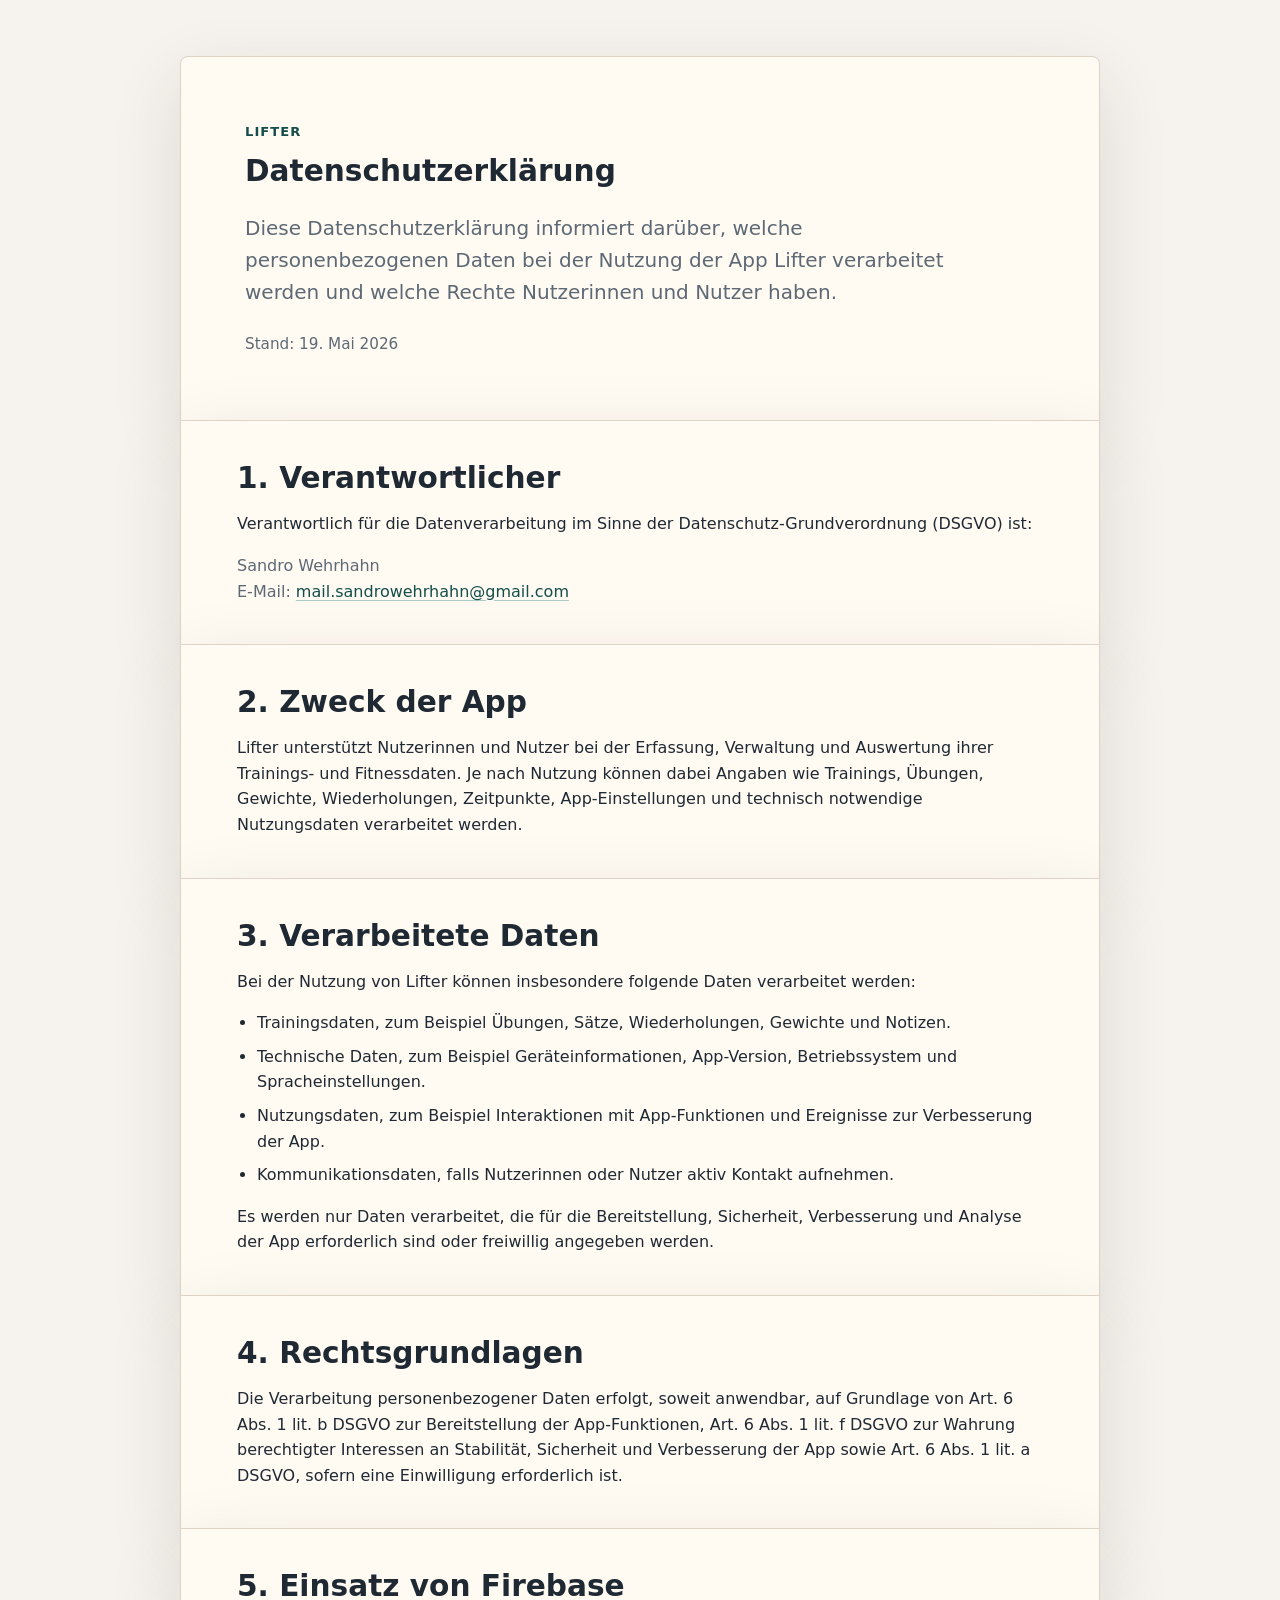
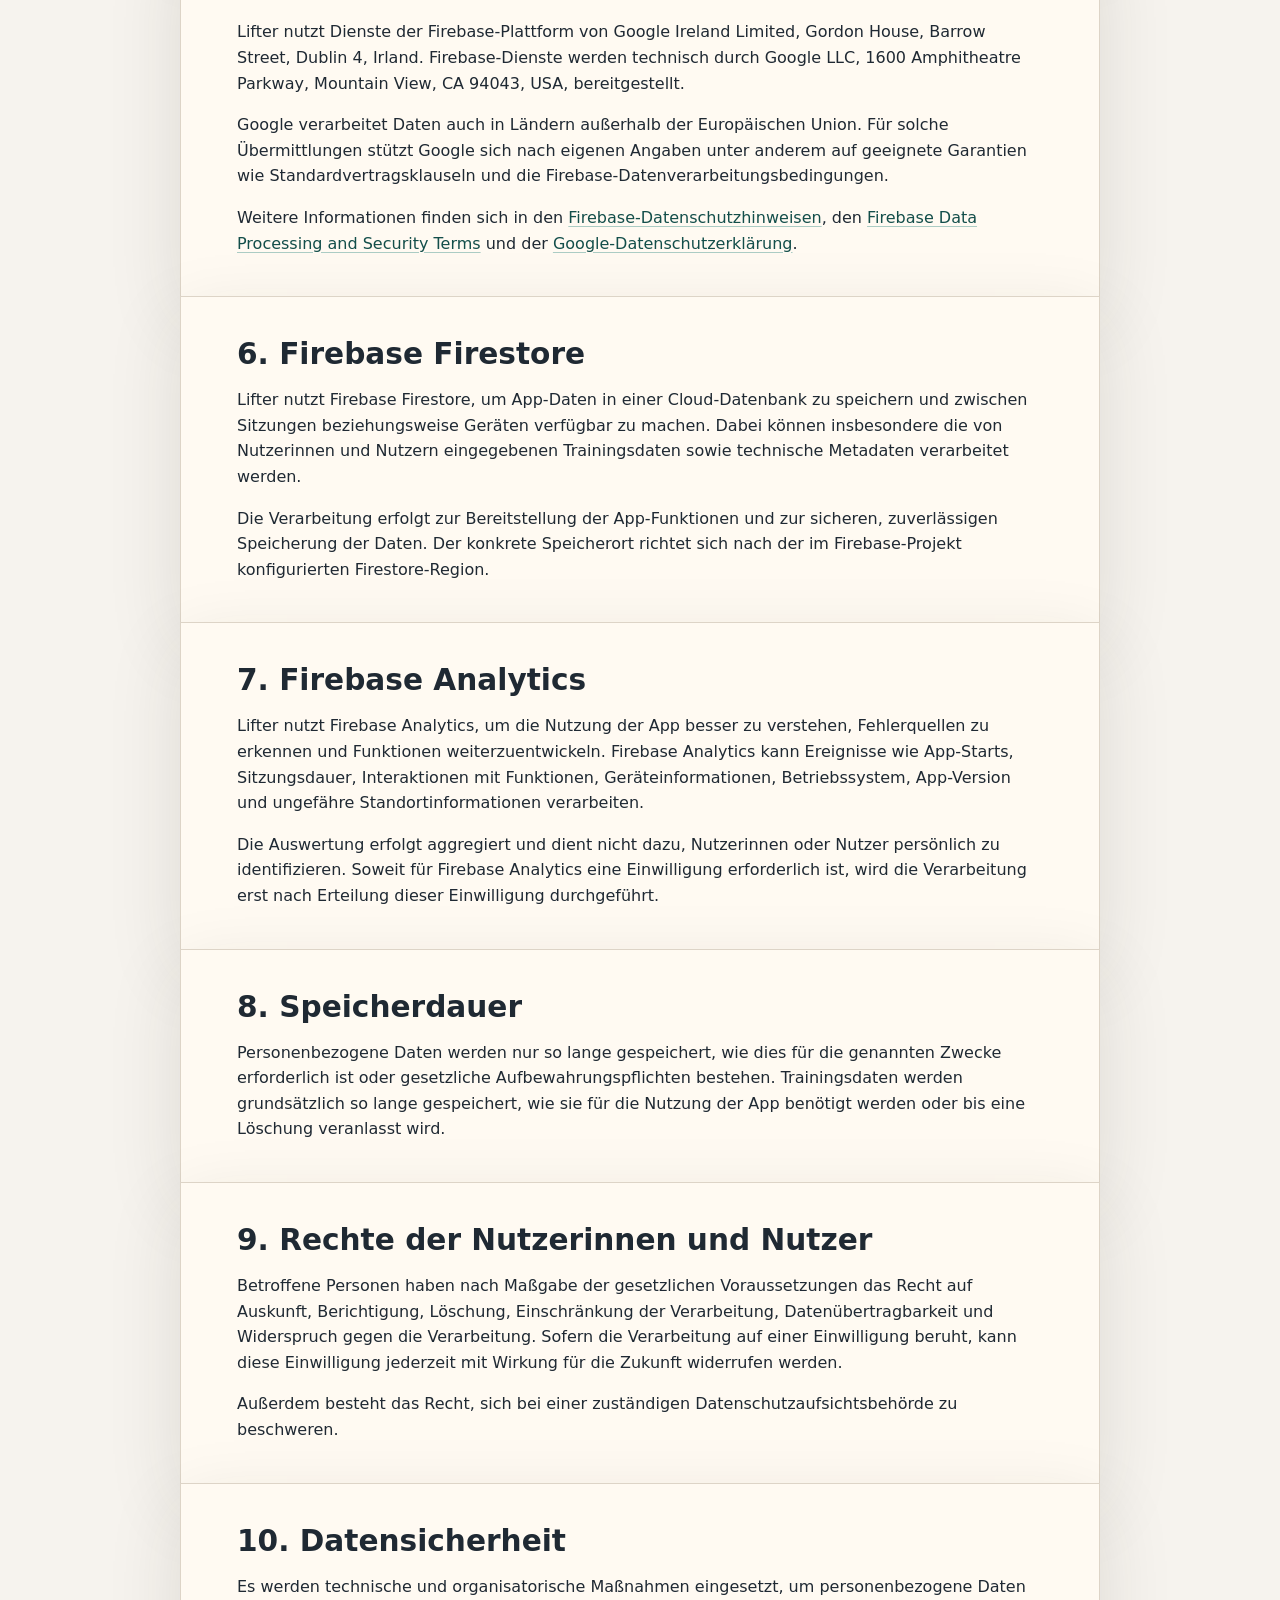
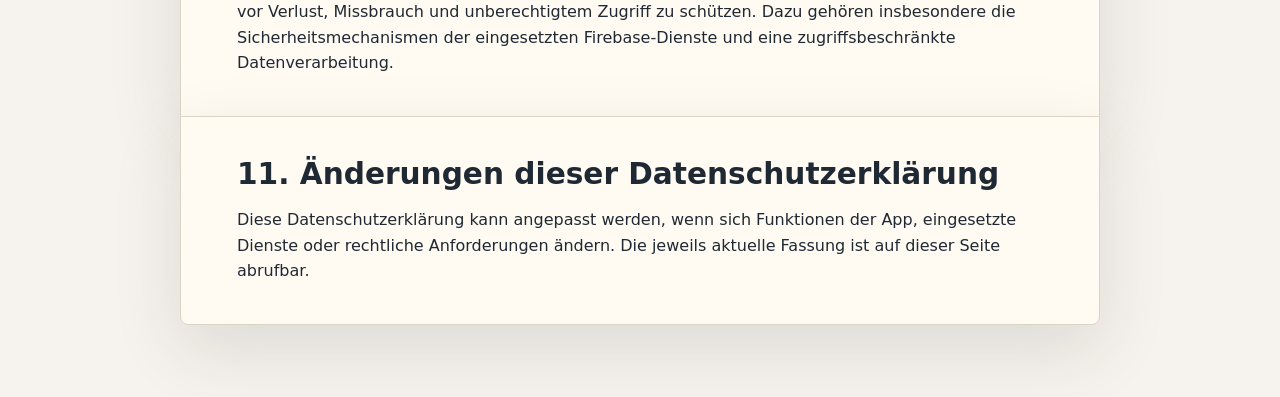
<file: index.html>
<!doctype html>
<html lang="de">
  <head>
    <meta charset="utf-8">
    <meta name="viewport" content="width=device-width, initial-scale=1">
    <meta name="robots" content="index,follow">
    <title>Datenschutzerklärung | Lifter</title>
    <meta
      name="description"
      content="Datenschutzerklärung der App Lifter mit Informationen zu Firebase Firestore und Firebase Analytics."
    >
    <link rel="stylesheet" href="styles.css">
  </head>
  <body>
    <main class="page-shell">
      <header class="hero">
        <p class="eyebrow">Lifter</p>
        <h2>Datenschutzerklärung</h2>
        <p class="intro">
          Diese Datenschutzerklärung informiert darüber, welche personenbezogenen Daten bei der
          Nutzung der App Lifter verarbeitet werden und welche Rechte Nutzerinnen und Nutzer haben.
        </p>
        <p class="updated">Stand: 19. Mai 2026</p>
      </header>

      <section aria-labelledby="controller">
        <h2 id="controller">1. Verantwortlicher</h2>
        <p>
          Verantwortlich für die Datenverarbeitung im Sinne der Datenschutz-Grundverordnung
          (DSGVO) ist:
        </p>
        <address>
          Sandro Wehrhahn<br>
          E-Mail: <a href="mailto:mail.sandrowehrhahn@gmail.com">mail.sandrowehrhahn@gmail.com</a>
        </address>
      </section>

      <section aria-labelledby="purpose">
        <h2 id="purpose">2. Zweck der App</h2>
        <p>
          Lifter unterstützt Nutzerinnen und Nutzer bei der Erfassung, Verwaltung und Auswertung
          ihrer Trainings- und Fitnessdaten. Je nach Nutzung können dabei Angaben wie Trainings,
          Übungen, Gewichte, Wiederholungen, Zeitpunkte, App-Einstellungen und technisch notwendige
          Nutzungsdaten verarbeitet werden.
        </p>
      </section>

      <section aria-labelledby="processed-data">
        <h2 id="processed-data">3. Verarbeitete Daten</h2>
        <p>Bei der Nutzung von Lifter können insbesondere folgende Daten verarbeitet werden:</p>
        <ul>
          <li>Trainingsdaten, zum Beispiel Übungen, Sätze, Wiederholungen, Gewichte und Notizen.</li>
          <li>Technische Daten, zum Beispiel Geräteinformationen, App-Version, Betriebssystem und Spracheinstellungen.</li>
          <li>Nutzungsdaten, zum Beispiel Interaktionen mit App-Funktionen und Ereignisse zur Verbesserung der App.</li>
          <li>Kommunikationsdaten, falls Nutzerinnen oder Nutzer aktiv Kontakt aufnehmen.</li>
        </ul>
        <p>
          Es werden nur Daten verarbeitet, die für die Bereitstellung, Sicherheit, Verbesserung und
          Analyse der App erforderlich sind oder freiwillig angegeben werden.
        </p>
      </section>

      <section aria-labelledby="legal-basis">
        <h2 id="legal-basis">4. Rechtsgrundlagen</h2>
        <p>
          Die Verarbeitung personenbezogener Daten erfolgt, soweit anwendbar, auf Grundlage von
          Art. 6 Abs. 1 lit. b DSGVO zur Bereitstellung der App-Funktionen, Art. 6 Abs. 1 lit. f
          DSGVO zur Wahrung berechtigter Interessen an Stabilität, Sicherheit und Verbesserung der
          App sowie Art. 6 Abs. 1 lit. a DSGVO, sofern eine Einwilligung erforderlich ist.
        </p>
      </section>

      <section aria-labelledby="firebase">
        <h2 id="firebase">5. Einsatz von Firebase</h2>
        <p>
          Lifter nutzt Dienste der Firebase-Plattform von Google Ireland Limited, Gordon House,
          Barrow Street, Dublin 4, Irland. Firebase-Dienste werden technisch durch Google LLC,
          1600 Amphitheatre Parkway, Mountain View, CA 94043, USA, bereitgestellt.
        </p>
        <p>
          Google verarbeitet Daten auch in Ländern außerhalb der Europäischen Union. Für solche
          Übermittlungen stützt Google sich nach eigenen Angaben unter anderem auf geeignete
          Garantien wie Standardvertragsklauseln und die Firebase-Datenverarbeitungsbedingungen.
        </p>
        <p>
          Weitere Informationen finden sich in den
          <a href="https://firebase.google.com/support/privacy" rel="noreferrer">Firebase-Datenschutzhinweisen</a>,
          den
          <a href="https://firebase.google.com/terms/data-processing-terms/" rel="noreferrer">Firebase Data Processing and Security Terms</a>
          und der
          <a href="https://policies.google.com/privacy" rel="noreferrer">Google-Datenschutzerklärung</a>.
        </p>
      </section>

      <section aria-labelledby="firestore">
        <h2 id="firestore">6. Firebase Firestore</h2>
        <p>
          Lifter nutzt Firebase Firestore, um App-Daten in einer Cloud-Datenbank zu speichern und
          zwischen Sitzungen beziehungsweise Geräten verfügbar zu machen. Dabei können insbesondere
          die von Nutzerinnen und Nutzern eingegebenen Trainingsdaten sowie technische Metadaten
          verarbeitet werden.
        </p>
        <p>
          Die Verarbeitung erfolgt zur Bereitstellung der App-Funktionen und zur sicheren,
          zuverlässigen Speicherung der Daten. Der konkrete Speicherort richtet sich nach der im
          Firebase-Projekt konfigurierten Firestore-Region.
        </p>
      </section>

      <section aria-labelledby="analytics">
        <h2 id="analytics">7. Firebase Analytics</h2>
        <p>
          Lifter nutzt Firebase Analytics, um die Nutzung der App besser zu verstehen, Fehlerquellen
          zu erkennen und Funktionen weiterzuentwickeln. Firebase Analytics kann Ereignisse wie
          App-Starts, Sitzungsdauer, Interaktionen mit Funktionen, Geräteinformationen,
          Betriebssystem, App-Version und ungefähre Standortinformationen verarbeiten.
        </p>
        <p>
          Die Auswertung erfolgt aggregiert und dient nicht dazu, Nutzerinnen oder Nutzer persönlich
          zu identifizieren. Soweit für Firebase Analytics eine Einwilligung erforderlich ist, wird
          die Verarbeitung erst nach Erteilung dieser Einwilligung durchgeführt.
        </p>
      </section>

      <section aria-labelledby="retention">
        <h2 id="retention">8. Speicherdauer</h2>
        <p>
          Personenbezogene Daten werden nur so lange gespeichert, wie dies für die genannten Zwecke
          erforderlich ist oder gesetzliche Aufbewahrungspflichten bestehen. Trainingsdaten werden
          grundsätzlich so lange gespeichert, wie sie für die Nutzung der App benötigt werden oder
          bis eine Löschung veranlasst wird.
        </p>
      </section>

      <section aria-labelledby="rights">
        <h2 id="rights">9. Rechte der Nutzerinnen und Nutzer</h2>
        <p>
          Betroffene Personen haben nach Maßgabe der gesetzlichen Voraussetzungen das Recht auf
          Auskunft, Berichtigung, Löschung, Einschränkung der Verarbeitung, Datenübertragbarkeit
          und Widerspruch gegen die Verarbeitung. Sofern die Verarbeitung auf einer Einwilligung
          beruht, kann diese Einwilligung jederzeit mit Wirkung für die Zukunft widerrufen werden.
        </p>
        <p>
          Außerdem besteht das Recht, sich bei einer zuständigen Datenschutzaufsichtsbehörde zu
          beschweren.
        </p>
      </section>

      <section aria-labelledby="security">
        <h2 id="security">10. Datensicherheit</h2>
        <p>
          Es werden technische und organisatorische Maßnahmen eingesetzt, um personenbezogene Daten
          vor Verlust, Missbrauch und unberechtigtem Zugriff zu schützen. Dazu gehören insbesondere
          die Sicherheitsmechanismen der eingesetzten Firebase-Dienste und eine zugriffsbeschränkte
          Datenverarbeitung.
        </p>
      </section>

      <section aria-labelledby="changes">
        <h2 id="changes">11. Änderungen dieser Datenschutzerklärung</h2>
        <p>
          Diese Datenschutzerklärung kann angepasst werden, wenn sich Funktionen der App,
          eingesetzte Dienste oder rechtliche Anforderungen ändern. Die jeweils aktuelle Fassung ist
          auf dieser Seite abrufbar.
        </p>
      </section>
    </main>
  </body>
</html>
</file>
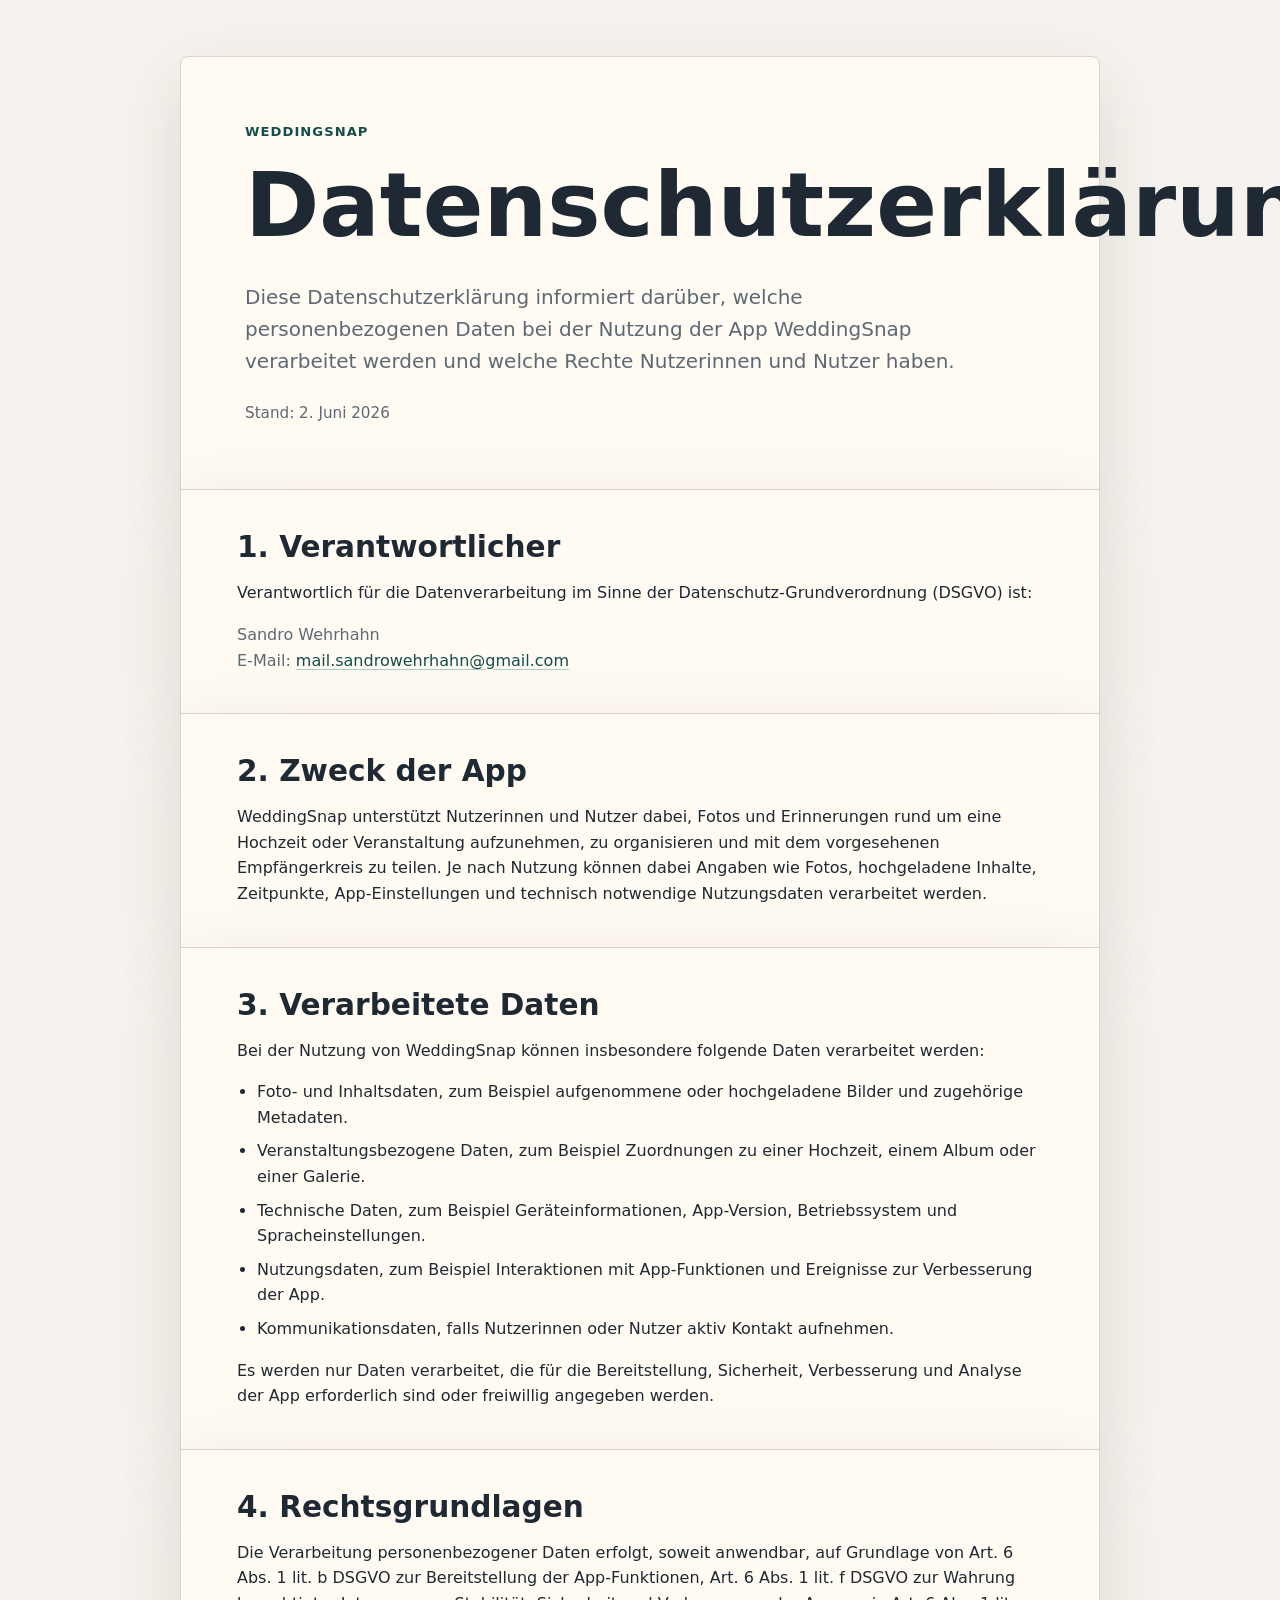
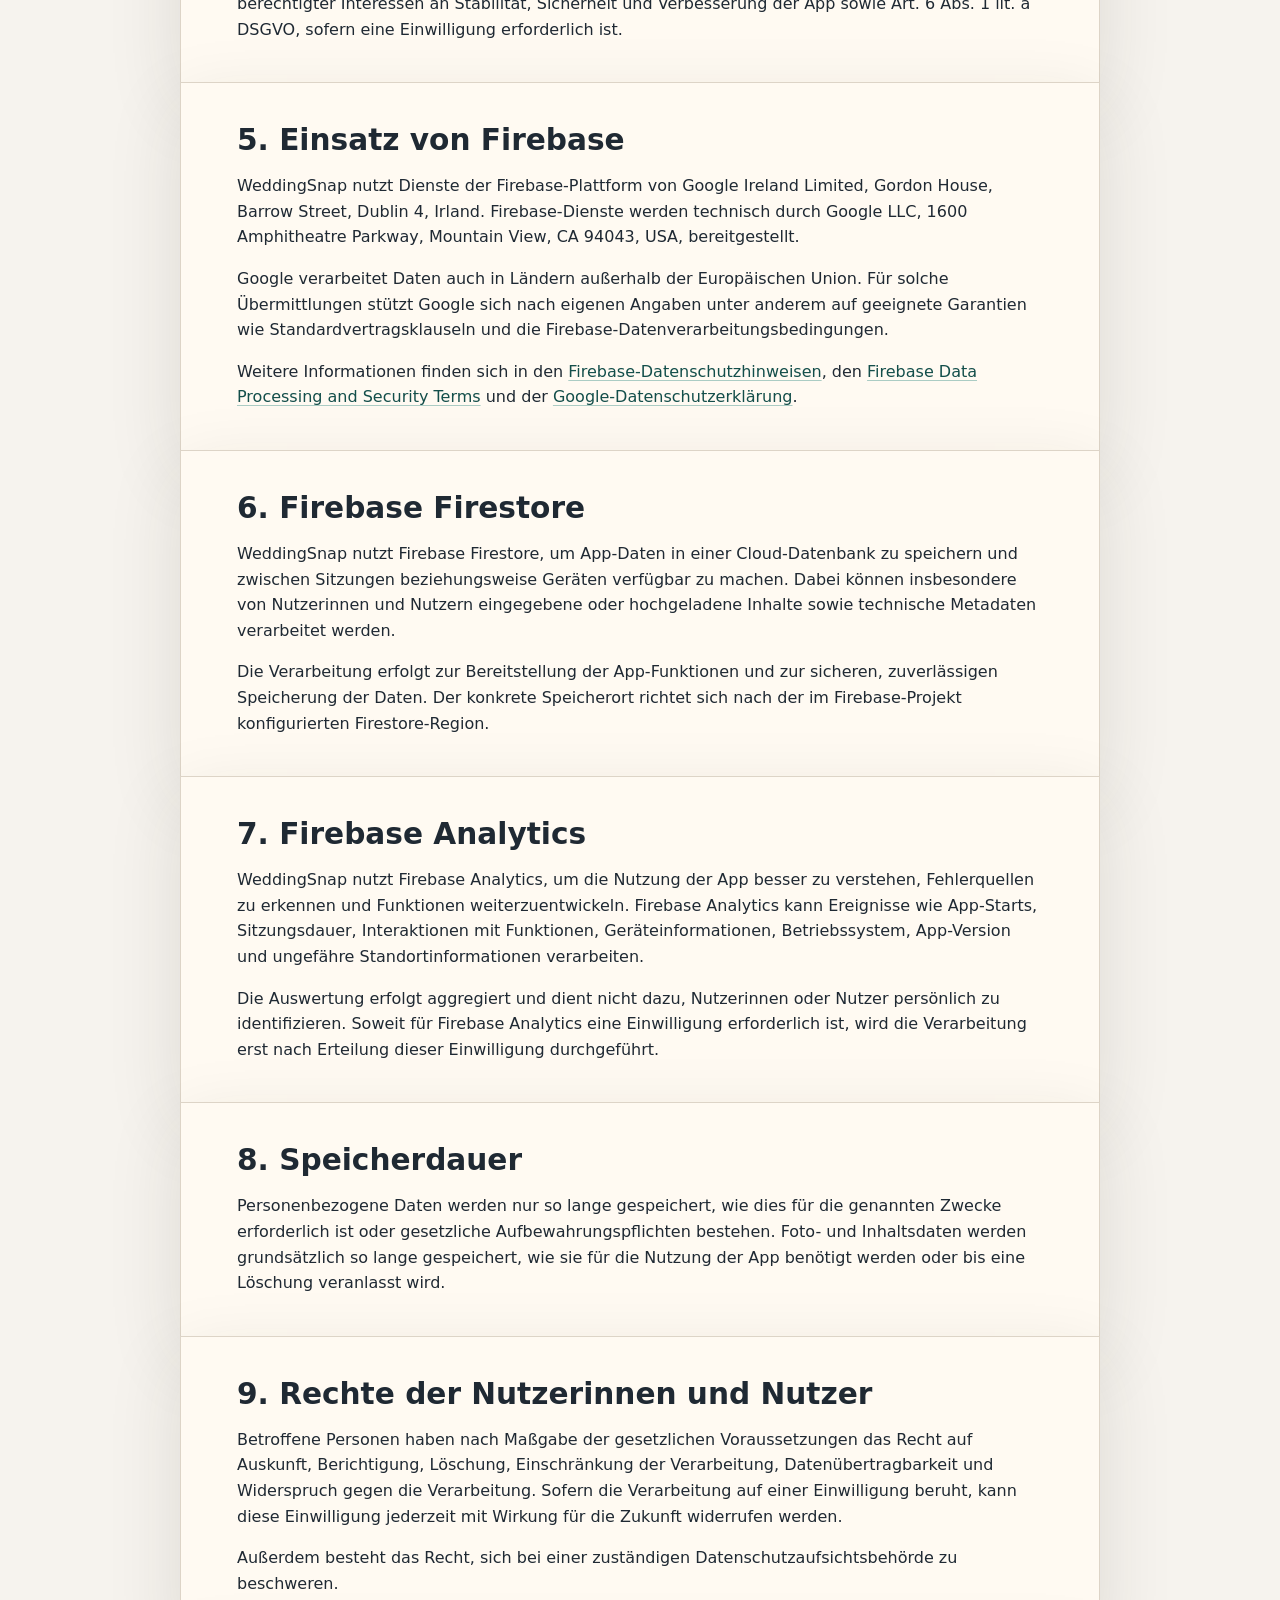
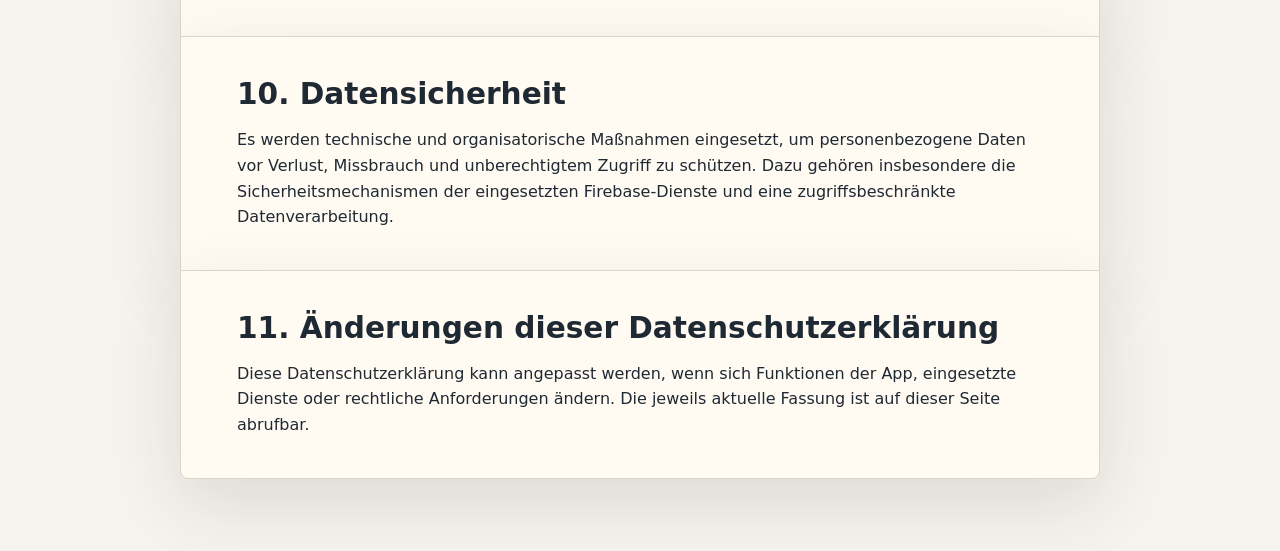
<file: weddingsnap.html>
<!doctype html>
<html lang="de">
  <head>
    <meta charset="utf-8">
    <meta name="viewport" content="width=device-width, initial-scale=1">
    <meta name="robots" content="index,follow">
    <title>Datenschutzerklärung | WeddingSnap</title>
    <meta
      name="description"
      content="Datenschutzerklärung der App WeddingSnap mit Informationen zu Firebase Firestore und Firebase Analytics."
    >
    <link rel="stylesheet" href="styles.css">
  </head>
  <body>
    <main class="page-shell">
      <header class="hero">
        <p class="eyebrow">WeddingSnap</p>
        <h1>Datenschutzerklärung</h1>
        <p class="intro">
          Diese Datenschutzerklärung informiert darüber, welche personenbezogenen Daten bei der
          Nutzung der App WeddingSnap verarbeitet werden und welche Rechte Nutzerinnen und Nutzer
          haben.
        </p>
        <p class="updated">Stand: 2. Juni 2026</p>
      </header>

      <section aria-labelledby="controller-weddingsnap">
        <h2 id="controller-weddingsnap">1. Verantwortlicher</h2>
        <p>
          Verantwortlich für die Datenverarbeitung im Sinne der Datenschutz-Grundverordnung
          (DSGVO) ist:
        </p>
        <address>
          Sandro Wehrhahn<br>
          E-Mail: <a href="mailto:mail.sandrowehrhahn@gmail.com">mail.sandrowehrhahn@gmail.com</a>
        </address>
      </section>

      <section aria-labelledby="purpose-weddingsnap">
        <h2 id="purpose-weddingsnap">2. Zweck der App</h2>
        <p>
          WeddingSnap unterstützt Nutzerinnen und Nutzer dabei, Fotos und Erinnerungen rund um eine
          Hochzeit oder Veranstaltung aufzunehmen, zu organisieren und mit dem vorgesehenen
          Empfängerkreis zu teilen. Je nach Nutzung können dabei Angaben wie Fotos, hochgeladene
          Inhalte, Zeitpunkte, App-Einstellungen und technisch notwendige Nutzungsdaten verarbeitet
          werden.
        </p>
      </section>

      <section aria-labelledby="processed-data-weddingsnap">
        <h2 id="processed-data-weddingsnap">3. Verarbeitete Daten</h2>
        <p>Bei der Nutzung von WeddingSnap können insbesondere folgende Daten verarbeitet werden:</p>
        <ul>
          <li>Foto- und Inhaltsdaten, zum Beispiel aufgenommene oder hochgeladene Bilder und zugehörige Metadaten.</li>
          <li>Veranstaltungsbezogene Daten, zum Beispiel Zuordnungen zu einer Hochzeit, einem Album oder einer Galerie.</li>
          <li>Technische Daten, zum Beispiel Geräteinformationen, App-Version, Betriebssystem und Spracheinstellungen.</li>
          <li>Nutzungsdaten, zum Beispiel Interaktionen mit App-Funktionen und Ereignisse zur Verbesserung der App.</li>
          <li>Kommunikationsdaten, falls Nutzerinnen oder Nutzer aktiv Kontakt aufnehmen.</li>
        </ul>
        <p>
          Es werden nur Daten verarbeitet, die für die Bereitstellung, Sicherheit, Verbesserung und
          Analyse der App erforderlich sind oder freiwillig angegeben werden.
        </p>
      </section>

      <section aria-labelledby="legal-basis-weddingsnap">
        <h2 id="legal-basis-weddingsnap">4. Rechtsgrundlagen</h2>
        <p>
          Die Verarbeitung personenbezogener Daten erfolgt, soweit anwendbar, auf Grundlage von
          Art. 6 Abs. 1 lit. b DSGVO zur Bereitstellung der App-Funktionen, Art. 6 Abs. 1 lit. f
          DSGVO zur Wahrung berechtigter Interessen an Stabilität, Sicherheit und Verbesserung der
          App sowie Art. 6 Abs. 1 lit. a DSGVO, sofern eine Einwilligung erforderlich ist.
        </p>
      </section>

      <section aria-labelledby="firebase-weddingsnap">
        <h2 id="firebase-weddingsnap">5. Einsatz von Firebase</h2>
        <p>
          WeddingSnap nutzt Dienste der Firebase-Plattform von Google Ireland Limited, Gordon House,
          Barrow Street, Dublin 4, Irland. Firebase-Dienste werden technisch durch Google LLC,
          1600 Amphitheatre Parkway, Mountain View, CA 94043, USA, bereitgestellt.
        </p>
        <p>
          Google verarbeitet Daten auch in Ländern außerhalb der Europäischen Union. Für solche
          Übermittlungen stützt Google sich nach eigenen Angaben unter anderem auf geeignete
          Garantien wie Standardvertragsklauseln und die Firebase-Datenverarbeitungsbedingungen.
        </p>
        <p>
          Weitere Informationen finden sich in den
          <a href="https://firebase.google.com/support/privacy" rel="noreferrer">Firebase-Datenschutzhinweisen</a>,
          den
          <a href="https://firebase.google.com/terms/data-processing-terms/" rel="noreferrer">Firebase Data Processing and Security Terms</a>
          und der
          <a href="https://policies.google.com/privacy" rel="noreferrer">Google-Datenschutzerklärung</a>.
        </p>
      </section>

      <section aria-labelledby="firestore-weddingsnap">
        <h2 id="firestore-weddingsnap">6. Firebase Firestore</h2>
        <p>
          WeddingSnap nutzt Firebase Firestore, um App-Daten in einer Cloud-Datenbank zu speichern
          und zwischen Sitzungen beziehungsweise Geräten verfügbar zu machen. Dabei können
          insbesondere von Nutzerinnen und Nutzern eingegebene oder hochgeladene Inhalte sowie
          technische Metadaten verarbeitet werden.
        </p>
        <p>
          Die Verarbeitung erfolgt zur Bereitstellung der App-Funktionen und zur sicheren,
          zuverlässigen Speicherung der Daten. Der konkrete Speicherort richtet sich nach der im
          Firebase-Projekt konfigurierten Firestore-Region.
        </p>
      </section>

      <section aria-labelledby="analytics-weddingsnap">
        <h2 id="analytics-weddingsnap">7. Firebase Analytics</h2>
        <p>
          WeddingSnap nutzt Firebase Analytics, um die Nutzung der App besser zu verstehen,
          Fehlerquellen zu erkennen und Funktionen weiterzuentwickeln. Firebase Analytics kann
          Ereignisse wie App-Starts, Sitzungsdauer, Interaktionen mit Funktionen,
          Geräteinformationen, Betriebssystem, App-Version und ungefähre Standortinformationen
          verarbeiten.
        </p>
        <p>
          Die Auswertung erfolgt aggregiert und dient nicht dazu, Nutzerinnen oder Nutzer persönlich
          zu identifizieren. Soweit für Firebase Analytics eine Einwilligung erforderlich ist, wird
          die Verarbeitung erst nach Erteilung dieser Einwilligung durchgeführt.
        </p>
      </section>

      <section aria-labelledby="retention-weddingsnap">
        <h2 id="retention-weddingsnap">8. Speicherdauer</h2>
        <p>
          Personenbezogene Daten werden nur so lange gespeichert, wie dies für die genannten Zwecke
          erforderlich ist oder gesetzliche Aufbewahrungspflichten bestehen. Foto- und Inhaltsdaten
          werden grundsätzlich so lange gespeichert, wie sie für die Nutzung der App benötigt werden
          oder bis eine Löschung veranlasst wird.
        </p>
      </section>

      <section aria-labelledby="rights-weddingsnap">
        <h2 id="rights-weddingsnap">9. Rechte der Nutzerinnen und Nutzer</h2>
        <p>
          Betroffene Personen haben nach Maßgabe der gesetzlichen Voraussetzungen das Recht auf
          Auskunft, Berichtigung, Löschung, Einschränkung der Verarbeitung, Datenübertragbarkeit
          und Widerspruch gegen die Verarbeitung. Sofern die Verarbeitung auf einer Einwilligung
          beruht, kann diese Einwilligung jederzeit mit Wirkung für die Zukunft widerrufen werden.
        </p>
        <p>
          Außerdem besteht das Recht, sich bei einer zuständigen Datenschutzaufsichtsbehörde zu
          beschweren.
        </p>
      </section>

      <section aria-labelledby="security-weddingsnap">
        <h2 id="security-weddingsnap">10. Datensicherheit</h2>
        <p>
          Es werden technische und organisatorische Maßnahmen eingesetzt, um personenbezogene Daten
          vor Verlust, Missbrauch und unberechtigtem Zugriff zu schützen. Dazu gehören insbesondere
          die Sicherheitsmechanismen der eingesetzten Firebase-Dienste und eine zugriffsbeschränkte
          Datenverarbeitung.
        </p>
      </section>

      <section aria-labelledby="changes-weddingsnap">
        <h2 id="changes-weddingsnap">11. Änderungen dieser Datenschutzerklärung</h2>
        <p>
          Diese Datenschutzerklärung kann angepasst werden, wenn sich Funktionen der App,
          eingesetzte Dienste oder rechtliche Anforderungen ändern. Die jeweils aktuelle Fassung ist
          auf dieser Seite abrufbar.
        </p>
      </section>
    </main>
  </body>
</html>
</file>
<file: styles.css>
:root {
  color-scheme: light;
  --background: #f6f3ee;
  --surface: #fffaf2;
  --text: #1f2933;
  --muted: #5d6975;
  --accent: #0f766e;
  --accent-dark: #134e4a;
  --rule: #ddd4c7;
  --shadow: 0 24px 70px rgba(44, 38, 31, 0.12);
}

* {
  box-sizing: border-box;
}

html {
  font-family:
    Inter, ui-sans-serif, system-ui, -apple-system, BlinkMacSystemFont, "Segoe UI",
    sans-serif;
  line-height: 1.6;
  background: var(--background);
  color: var(--text);
}

body {
  margin: 0;
  min-height: 100vh;
}

a {
  color: var(--accent-dark);
  text-decoration-color: rgba(15, 118, 110, 0.35);
  text-underline-offset: 0.18em;
}

a:hover {
  color: var(--accent);
  text-decoration-color: currentColor;
}

.page-shell {
  width: min(920px, calc(100% - 32px));
  margin: 0 auto;
  padding: 56px 0 72px;
}

.hero,
section {
  background: var(--surface);
  border: 1px solid var(--rule);
  box-shadow: var(--shadow);
}

.hero {
  padding: clamp(32px, 6vw, 64px);
  border-radius: 8px 8px 0 0;
}

.eyebrow {
  margin: 0 0 12px;
  color: var(--accent-dark);
  font-size: 0.82rem;
  font-weight: 800;
  letter-spacing: 0.08em;
  text-transform: uppercase;
}

h1,
h2 {
  line-height: 1.15;
  letter-spacing: 0;
}

h1 {
  max-width: 760px;
  margin: 0;
  font-size: clamp(2.4rem, 8vw, 5.6rem);
}

h2 {
  margin: 0 0 16px;
  font-size: clamp(1.3rem, 3vw, 1.85rem);
}

.intro {
  max-width: 720px;
  margin: 24px 0 0;
  color: var(--muted);
  font-size: clamp(1.05rem, 2.4vw, 1.25rem);
}

.updated {
  margin: 24px 0 0;
  color: var(--muted);
  font-size: 0.95rem;
}

section {
  margin-top: -1px;
  padding: clamp(24px, 4vw, 40px) clamp(24px, 6vw, 56px);
}

section:last-child {
  border-radius: 0 0 8px 8px;
}

p {
  margin: 0;
}

p + p,
p + ul,
address + p {
  margin-top: 16px;
}

ul {
  padding-left: 1.25rem;
}

li + li {
  margin-top: 8px;
}

address {
  margin-top: 16px;
  color: var(--muted);
  font-style: normal;
}

@media (max-width: 620px) {
  .page-shell {
    width: min(100% - 20px, 920px);
    padding: 20px 0 36px;
  }

  .hero,
  section {
    box-shadow: none;
  }
}
</file>
